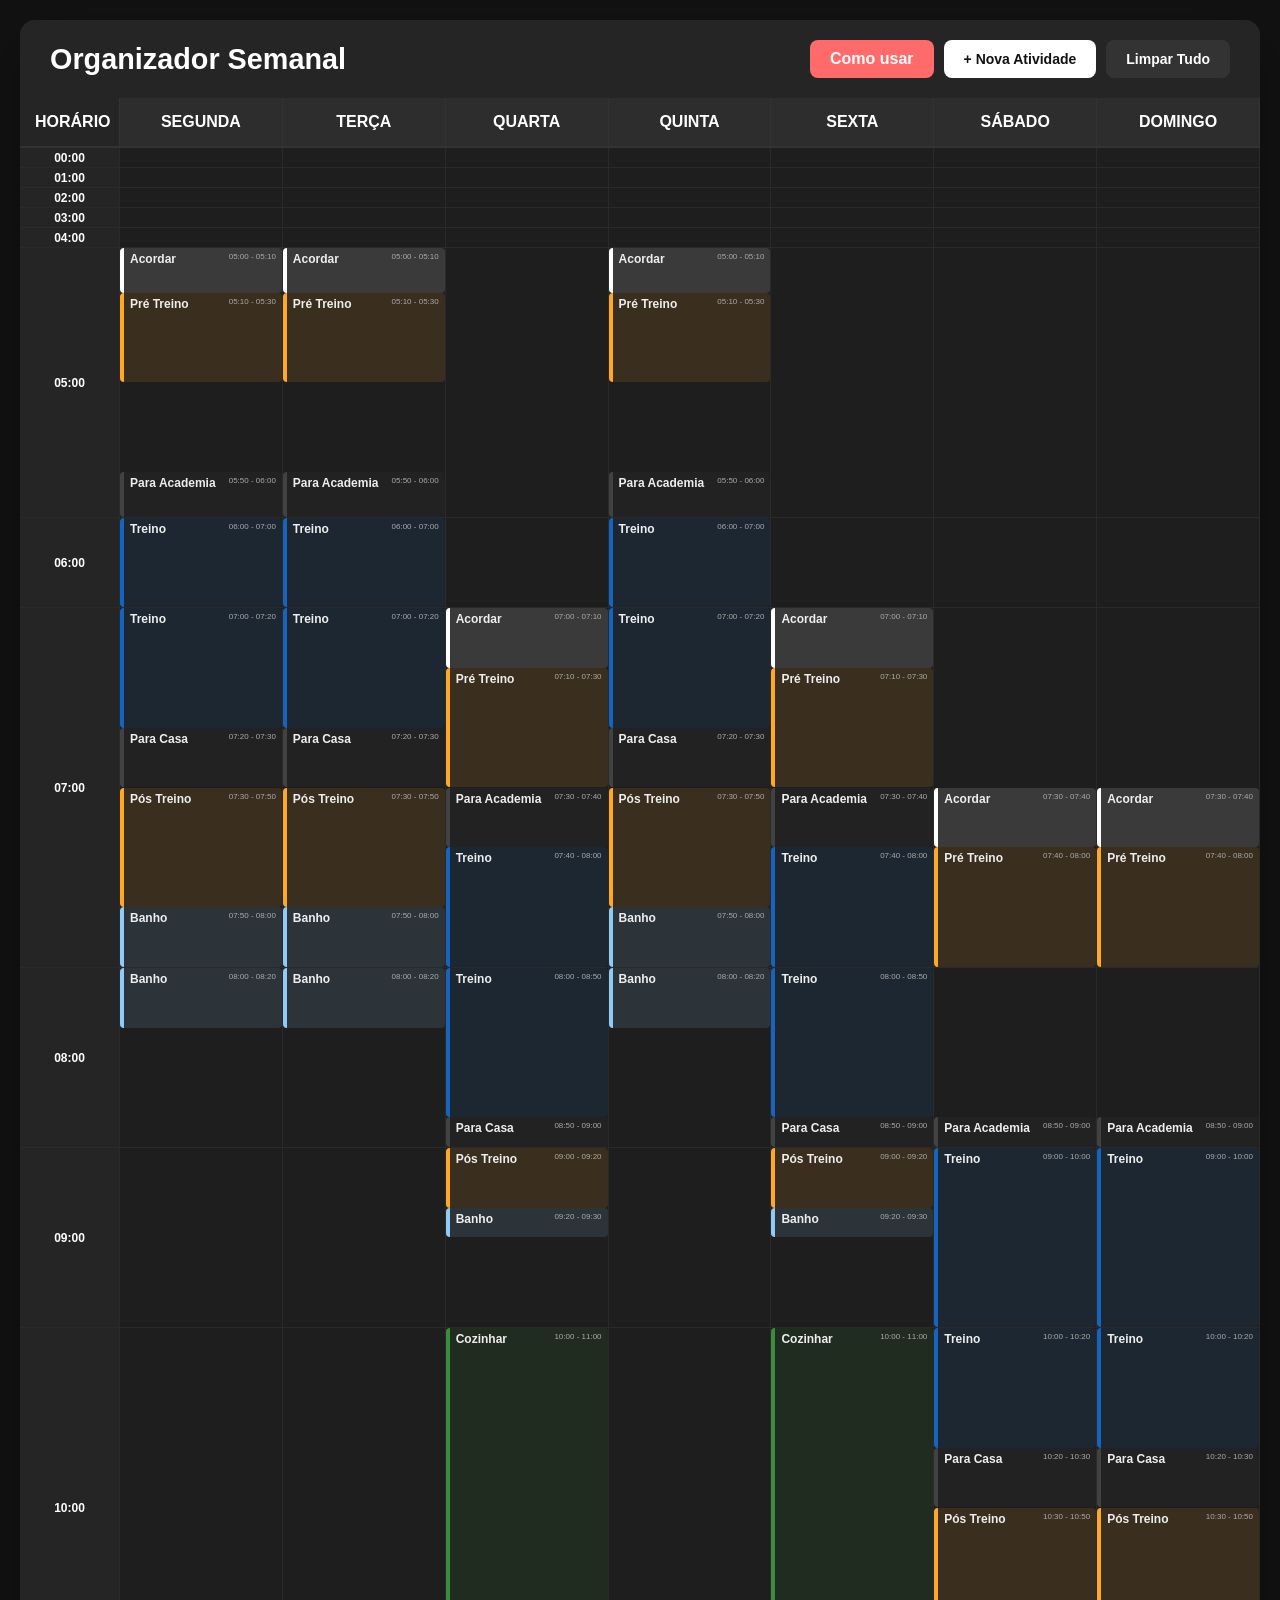
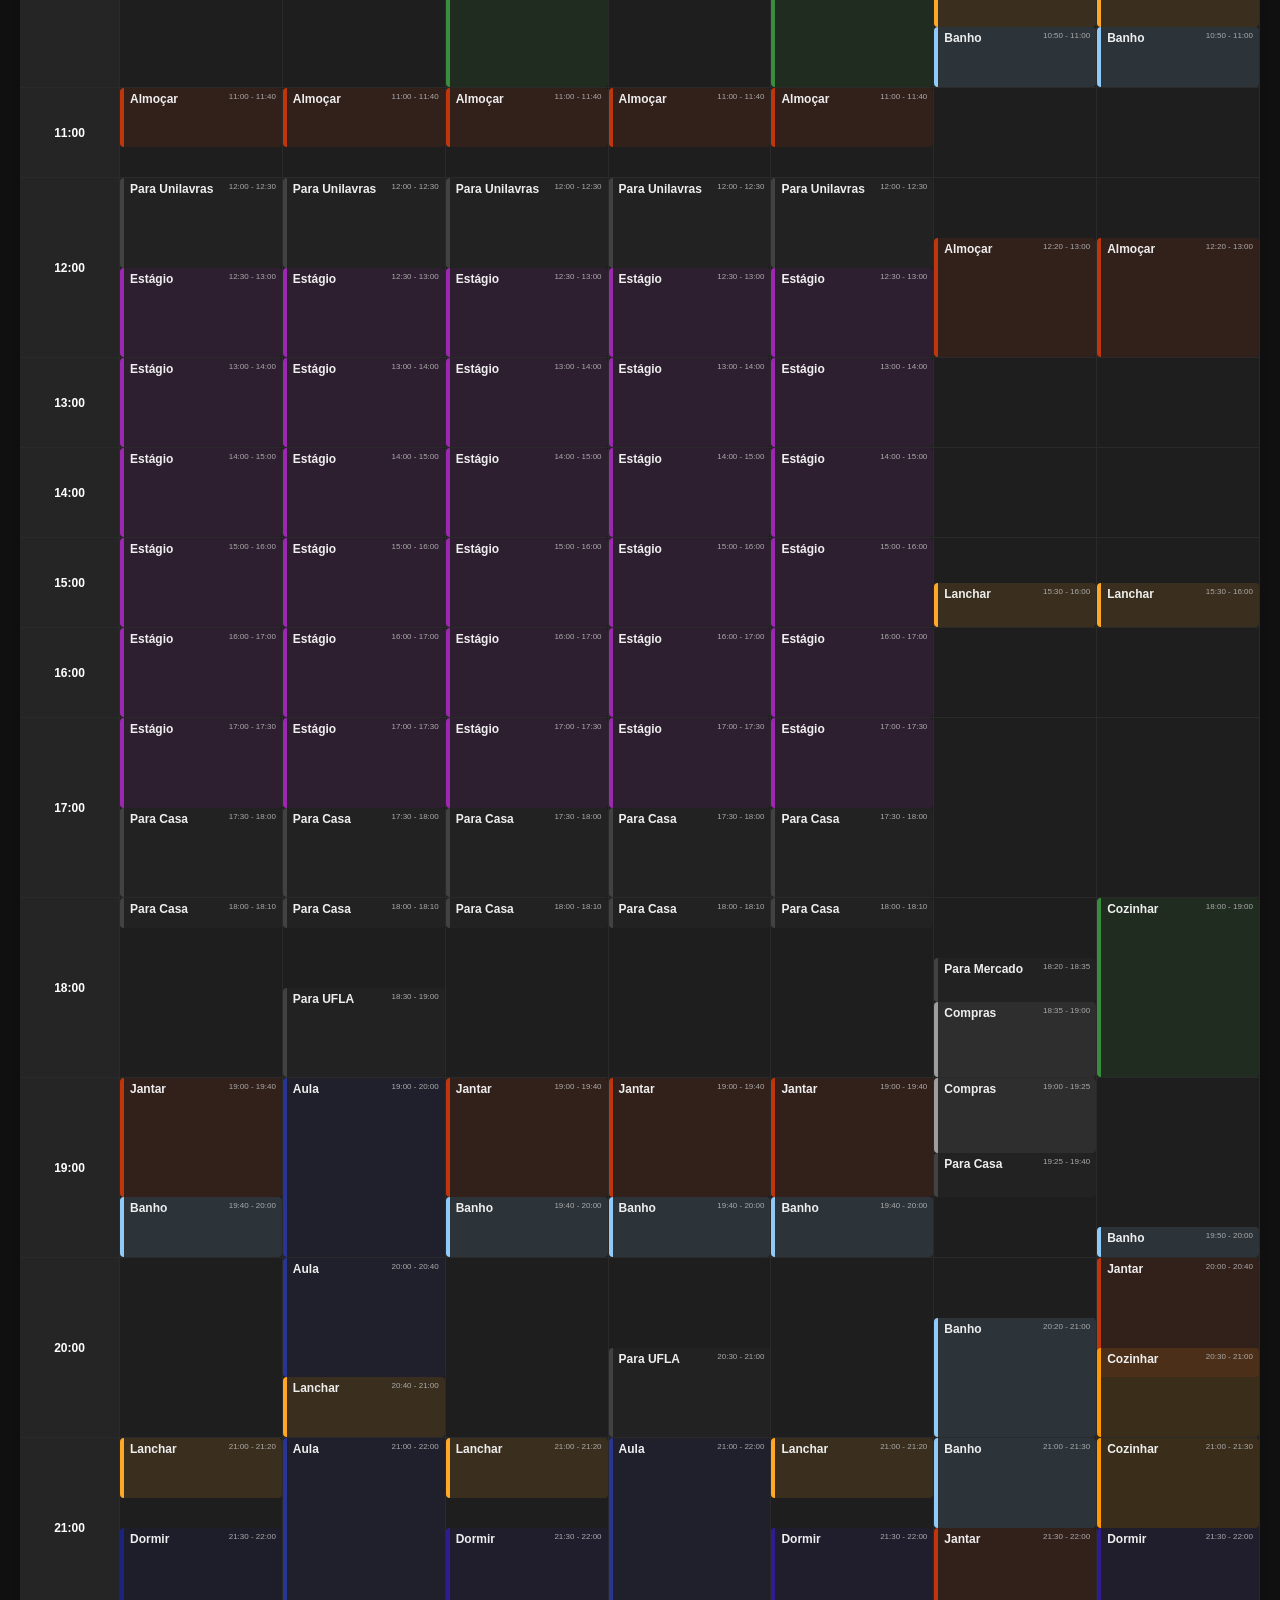
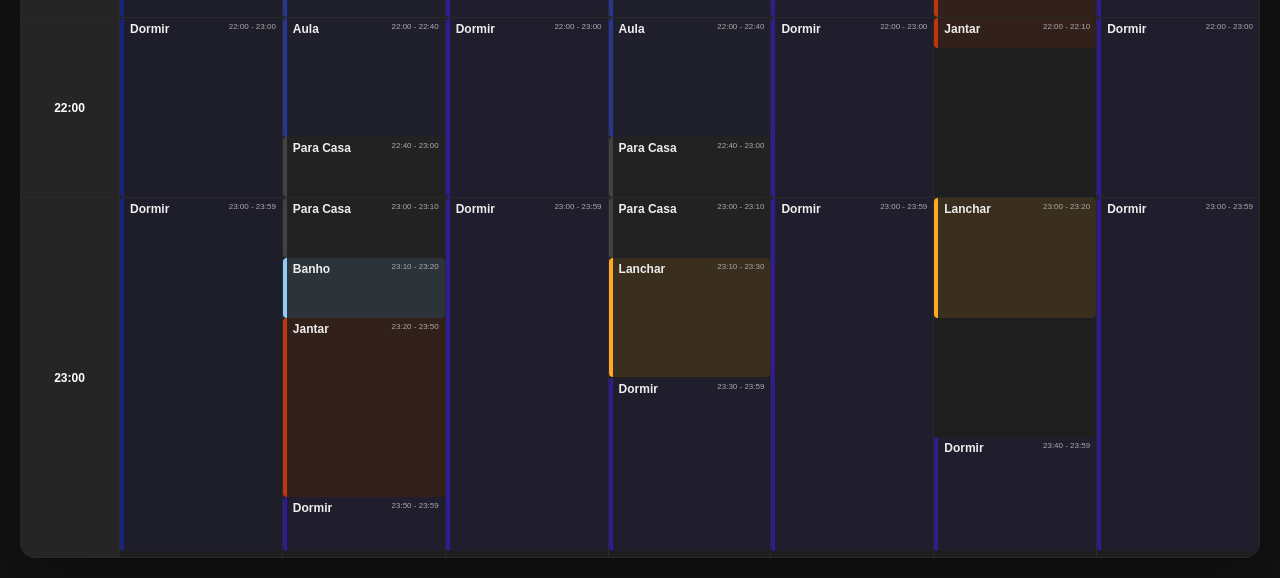
<file: index.html>
<!DOCTYPE html>
<html lang="pt-br">
<head>
    <meta charset="UTF-8">
    <meta name="viewport" content="width=device-width, initial-scale=1.0">
    <title>Organizador Semanal</title>
    <link rel="stylesheet" href="style.css">
</head>
<body>
    <div class="container">
        <header>
            <h1>Organizador Semanal</h1>
            <div class="controls">
                <button id="btnAjuda" class="btn-ajuda">Como usar</button>
                <button id="btnAdicionar" class="btn-primary">+ Nova Atividade</button>
                <button id="btnLimpar" class="btn-secondary">Limpar Tudo</button>
            </div>
        </header>

        <div class="semana-grid">
            <div class="horario-header">Horário</div>
            <div class="dia-header">Segunda</div>
            <div class="dia-header">Terça</div>
            <div class="dia-header">Quarta</div>
            <div class="dia-header">Quinta</div>
            <div class="dia-header">Sexta</div>
            <div class="dia-header">Sábado</div>
            <div class="dia-header">Domingo</div>
        </div>

        <div id="gradeHorarios" class="grade-horarios"></div>
    </div>

    <!-- Modal para adicionar/editar atividade -->
    <div id="modal" class="modal">
        <div class="modal-content">
            <span class="fechar">&times;</span>
            <h2>Adicionar Atividade</h2>
            <form id="formAtividade">
                <div class="form-group">
                    <label for="nomeAtividade">Nome da Atividade:</label>
                    <input type="text" id="nomeAtividade" required maxlength="50">
                </div>
                
                <div class="form-group">
                    <label for="diaSemana">Dia da Semana:</label>
                    <select id="diaSemana" required>
                        <option value="segunda">Segunda-feira</option>
                        <option value="terca">Terça-feira</option>
                        <option value="quarta">Quarta-feira</option>
                        <option value="quinta">Quinta-feira</option>
                        <option value="sexta">Sexta-feira</option>
                        <option value="sabado">Sábado</option>
                        <option value="domingo">Domingo</option>
                    </select>
                </div>

                <div class="form-group">
                    <label for="horaInicio">Hora de Início:</label>
                    <input type="time" id="horaInicio" required>
                </div>

                <div class="form-group">
                    <label for="horaFim">Hora de Término:</label>
                    <input type="time" id="horaFim" required>
                </div>

                <div class="form-group">
                    <label for="corAtividade">Cor da Atividade:</label>
                    <input type="color" id="corAtividade" value="#4CAF50">
                </div>

                <div class="form-actions">
                    <button type="submit" class="btn-primary">Salvar</button>
                    <button type="button" id="btnCancelar" class="btn-secondary">Cancelar</button>
                </div>
            </form>
        </div>
    </div>

    <!-- Modal de Ajuda -->
    <div id="modalAjuda" class="modal">
        <div class="modal-content modal-ajuda">
            <a class="fechar-ajuda">&times;</a>
            <h2>Como usar o Organizador Semanal</h2>
            
            <div class="ajuda-conteudo">
                <div class="ajuda-secao">
                    <h3>Adicionar Atividades</h3>
                    <p>Clique no botão <strong>"+ Nova Atividade"</strong> para abrir o formulário de criação.</p>
                    <ul>
                        <li><strong>Nome:</strong> Digite o nome da atividade</li>
                        <li><strong>Dia:</strong> Selecione o dia da semana</li>
                        <li><strong>Horário:</strong> Defina o horário de início e término</li>
                        <li><strong>Cor:</strong> Escolha uma cor para identificar a atividade</li>
                    </ul>
                </div>

                <div class="ajuda-secao">
                    <h3>Editar Atividades</h3>
                    <p>Passe o mouse sobre qualquer atividade e clique no ícone <strong>✎</strong> para editar.</p>
                    <p>Você pode alterar nome, horário, dia e cor da atividade.</p>
                </div>

                <div class="ajuda-secao">
                    <h3>Remover Atividades</h3>
                    <p>Passe o mouse sobre a atividade e clique no ícone <strong>×</strong> para remover.</p>
                    <p>Use o botão <strong>"Limpar Tudo"</strong> para remover todas as atividades de uma vez.</p>
                </div>

                <div class="ajuda-secao">
                    <h3>Visualização</h3>
                    <ul>
                        <li>Cada atividade tem sua cor personalizada para fácil identificação</li>
                    </ul>
                </div>

                <div class="ajuda-secao">
                    <h3>Salvamento Automático</h3>
                    <p>Todas as suas atividades são salvas automaticamente no navegador. Você pode fechar a página e suas atividades continuarão aqui quando voltar!</p>
                </div>

                <div class="ajuda-secao">
                    <h3>Horários Flexíveis</h3>
                    <p>Você pode criar atividades em qualquer horário, com minutos específicos (ex: 12:30, 14:15). O sistema distribui automaticamente pelas células de hora em hora, mostrando os intervalos parciais.</p>
                </div>

                <div class="ajuda-dica">
                    <strong>Dica:</strong> Use cores diferentes para categorizar suas atividades (trabalho, estudo, lazer, etc.) e organize melhor sua semana!
                </div>
            </div>
            
            <div class="form-actions">
                <button type="button" id="btnFecharAjuda" class="btn-primary">Voltar</button>
            </div>
        </div>
    </div>

    <script src="config.js"></script>
    <script src="script.js"></script>
</body>
</html>
</file>
<file: style.css>
* {
    margin: 0;
    padding: 0;
    box-sizing: border-box;
}

body {
    font-family: 'Segoe UI', Tahoma, Geneva, Verdana, sans-serif;
    background: #121212;
    min-height: 100vh;
    padding: 20px;
}

.container {
    max-width: 1400px;
    margin: 0 auto;
    background: #1e1e1e;
    border-radius: 15px;
    box-shadow: 0 20px 60px rgba(0,0,0,0.3);
    overflow: hidden;
}

header {
    background: #252525;
    color: white;
    padding: 20px 30px;
    display: flex;
    justify-content: space-between;
    align-items: center;
    flex-wrap: wrap;
    gap: 15px;
}

header h1 {
    font-size: 1.8rem;
    font-weight: 600;
}

.controls {
    display: flex;
    gap: 10px;
}

button {
    padding: 10px 20px;
    border: none;
    border-radius: 8px;
    cursor: pointer;
    font-size: 14px;
    font-weight: 600;
    transition: transform 0.2s, box-shadow 0.2s;
}

button:hover {
    transform: translateY(-2px);
    box-shadow: 0 5px 15px rgba(0,0,0,0.2);
}

.btn-primary {
    background: #ffffff;
    color: #121212;
}

.btn-secondary {
    background: #333333;
    color: #ffffff;
}

.btn-danger {
    background: #444;
    color: #ff5555;
    padding: 4px 8px;
    font-size: 12px;
    border: 1px solid #555;
}

.btn-editar {
    background: #444;
    color: #ffffff;
    padding: 4px 8px;
    font-size: 12px;
    margin-right: 5px;
    border: 1px solid #555;
}

.btn-ajuda {
    background: #ff6b6b;
    color: white;
    font-size: 16px;
    padding: 10px 20px;
}

.btn-ajuda:hover {
    background: #ff5252;
    transform: translateY(-2px);
}

.semana-grid {
    display: grid;
    grid-template-columns: 100px repeat(7, 1fr);
    background: #252525;
    border-bottom: 2px solid #333;
    font-weight: bold;
}

.horario-header, .dia-header {
    padding: 15px;
    text-align: center;
    border-right: 1px solid #333;
    color: white;
    text-transform: uppercase;
}

.dia-header {
    background: #2d2d2d;
    color: white;
}

.grade-horarios {
    display: grid;
    grid-template-columns: 100px repeat(7, 1fr);
    background: #1e1e1e;
    /* grid-template-rows será definido dinamicamente via JavaScript */
}

.horario-label {
    display: flex;
    align-items: center;
    justify-content: center;
    padding: 4px;
    text-align: center;
    border-bottom: 1px solid #2a2a2a;
    border-right: 1px solid #2a2a2a;
    background: #252525;
    font-size: 12px;
    font-weight: bold;
    color: #ffffff;
    /* altura será definida pelo grid */
}

.celula {
    position: relative;
    padding: 0;
    border-bottom: 1px solid #2a2a2a;
    border-right: 1px solid #2a2a2a;
    background: #1e1e1e;
    overflow: hidden;
    /* altura será definida pelo grid */
}

.atividade {
    display: flex;
    flex-direction: row;
    justify-content: space-between;
    position: absolute;
    left: 0;
    width: 100%;
    box-sizing: border-box;
    padding: 4px 6px;
    border-radius: 4px;
    font-size: 11px;
    overflow-y: auto;
    cursor: pointer;
    transition: transform 0.2s, box-shadow 0.2s;
    background-color: rgba(51, 51, 51, 0.8);
    border-left: 4px solid;
    color: #eee;
    z-index: 2;
}

.atividade:hover {
    background: rgba(68, 68, 68, 0.9);
    transform: translateX(2px);
    box-shadow: 0 2px 8px rgba(0,0,0,0.1);
}

.atividade-nome {
    font-weight: bold;
    margin-bottom: 4px;
    font-size: 12px;
}

.atividade-horario {
    font-size: 8px;
    color: #aaa;
}

.atividade-acoes {
    position: absolute;
    top: 2px;
    right: 4px;
    display: none;
    gap: 4px;
    z-index: 3;
}

.atividade:hover .atividade-acoes {
    display: flex;
}

/* Modal */
.modal {
    display: none;
    position: fixed;
    z-index: 1000;
    left: 0;
    top: 0;
    width: 100%;
    height: 100%;
    background-color: rgba(0,0,0,0.8);
    animation: fadeIn 0.3s;
}

.modal-content {
    background-color: #1e1e1e;
    margin: 5% auto;
    padding: 0;
    border-radius: 15px;
    width: 90%;
    max-width: 500px;
    box-shadow: 0 10px 40px rgba(0,0,0,0.2);
    animation: slideDown 0.3s;
    color: #ffffff;
}

.modal-content h2 {
    background: #252525;
    color: white;
    padding: 20px;
    border-radius: 15px 15px 0 0;
    margin: 0;
}

.fechar {
    float: right;
    font-size: 28px;
    font-weight: bold;
    cursor: pointer;
    color: white;
    position: relative;
    z-index: 1;
    margin-right: 20px;
    margin-top: 15px;
}

.fechar-ajuda {
    color: black;
    font-weight: bold;
    margin-left: 92%;
    background: #ffffff;
    padding: 4px;
    height: fit-content;
    width: fit-content;
    border: solid 1px rgb(0, 0, 0);
    display: flex;
    justify-content: center;
    align-items: center;
    border-radius: 4px;
    cursor: pointer;
}

.fechar:hover {
    color: #888;
}

.form-group {
    padding: 15px 20px;
    border-bottom: 1px solid #333;
}

.form-group label {
    display: block;
    margin-bottom: 8px;
    font-weight: 600;
    color: #bbb;
}

.form-group input, .form-group select {
    width: 100%;
    padding: 10px;
    border: 2px solid #e9ecef;
    border-radius: 8px;
    font-size: 14px;
    transition: border-color 0.3s;
}

.form-group input:focus, .form-group select:focus {
    outline: none;
    border-color: #1a1a1a;
}

.form-actions {
    padding: 20px;
    display: flex;
    gap: 10px;
    justify-content: flex-end;
}

.modal-ajuda {
    max-width: 600px;
}

.ajuda-conteudo {
    max-height: 60vh;
    overflow-y: auto;
    padding: 0 20px;
}

.ajuda-secao {
    margin-bottom: 25px;
    padding-bottom: 15px;
    border-bottom: 1px solid #e9ecef;
}

.ajuda-secao:last-child {
    border-bottom: none;
}

.ajuda-secao h3 {
    color: #667eea;
    margin-bottom: 10px;
    font-size: 1.1rem;
}

.ajuda-secao p {
    margin-bottom: 10px;
    line-height: 1.5;
    color: #ffffff;
}

.ajuda-secao ul {
    margin-left: 20px;
    margin-top: 8px;
}

.ajuda-secao li {
    margin-bottom: 5px;
    line-height: 1.4;
    color: #ffffff;
}

.ajuda-dica {
    background: linear-gradient(135deg, #667eea20 0%, #764ba220 100%);
    padding: 15px;
    border-radius: 8px;
    margin: 20px 0;
    border-left: 4px solid #667eea;
}

.ajuda-dica strong {
    color: #667eea;
}

/* Scroll personalizado */
.ajuda-conteudo::-webkit-scrollbar {
    width: 6px;
}

.ajuda-conteudo::-webkit-scrollbar-track {
    background: #f1f1f1;
    border-radius: 3px;
}

.ajuda-conteudo::-webkit-scrollbar-thumb {
    background: #888;
    border-radius: 3px;
}

.ajuda-conteudo::-webkit-scrollbar-thumb:hover {
    background: #555;
}

/* Animações */
@keyframes fadeIn {
    from { opacity: 0; }
    to { opacity: 1; }
}

@keyframes slideDown {
    from {
        transform: translateY(-50px);
        opacity: 0;
    }
    to {
        transform: translateY(0);
        opacity: 1;
    }
}

/* Scrollbar geral */
::-webkit-scrollbar {
    width: 8px;
    height: 8px;
}

::-webkit-scrollbar-track {
    background: #121212;
}

::-webkit-scrollbar-thumb {
    background: #333;
    border-radius: 4px;
}

::-webkit-scrollbar-thumb:hover {
    background: #444;
}

/* Responsividade */
@media (max-width: 768px) {
    .semana-grid, .grade-horarios {
        font-size: 12px;
    }
    
    .atividade {
        font-size: 9px;
        padding: 2px 4px;
    }
    
    .atividade-nome {
        font-size: 10px;
    }
    
    .atividade-horario {
        font-size: 8px;
    }
    
    header h1 {
        font-size: 1.2rem;
    }
    
    button {
        padding: 6px 12px;
        font-size: 12px;
    }
}
</file>
